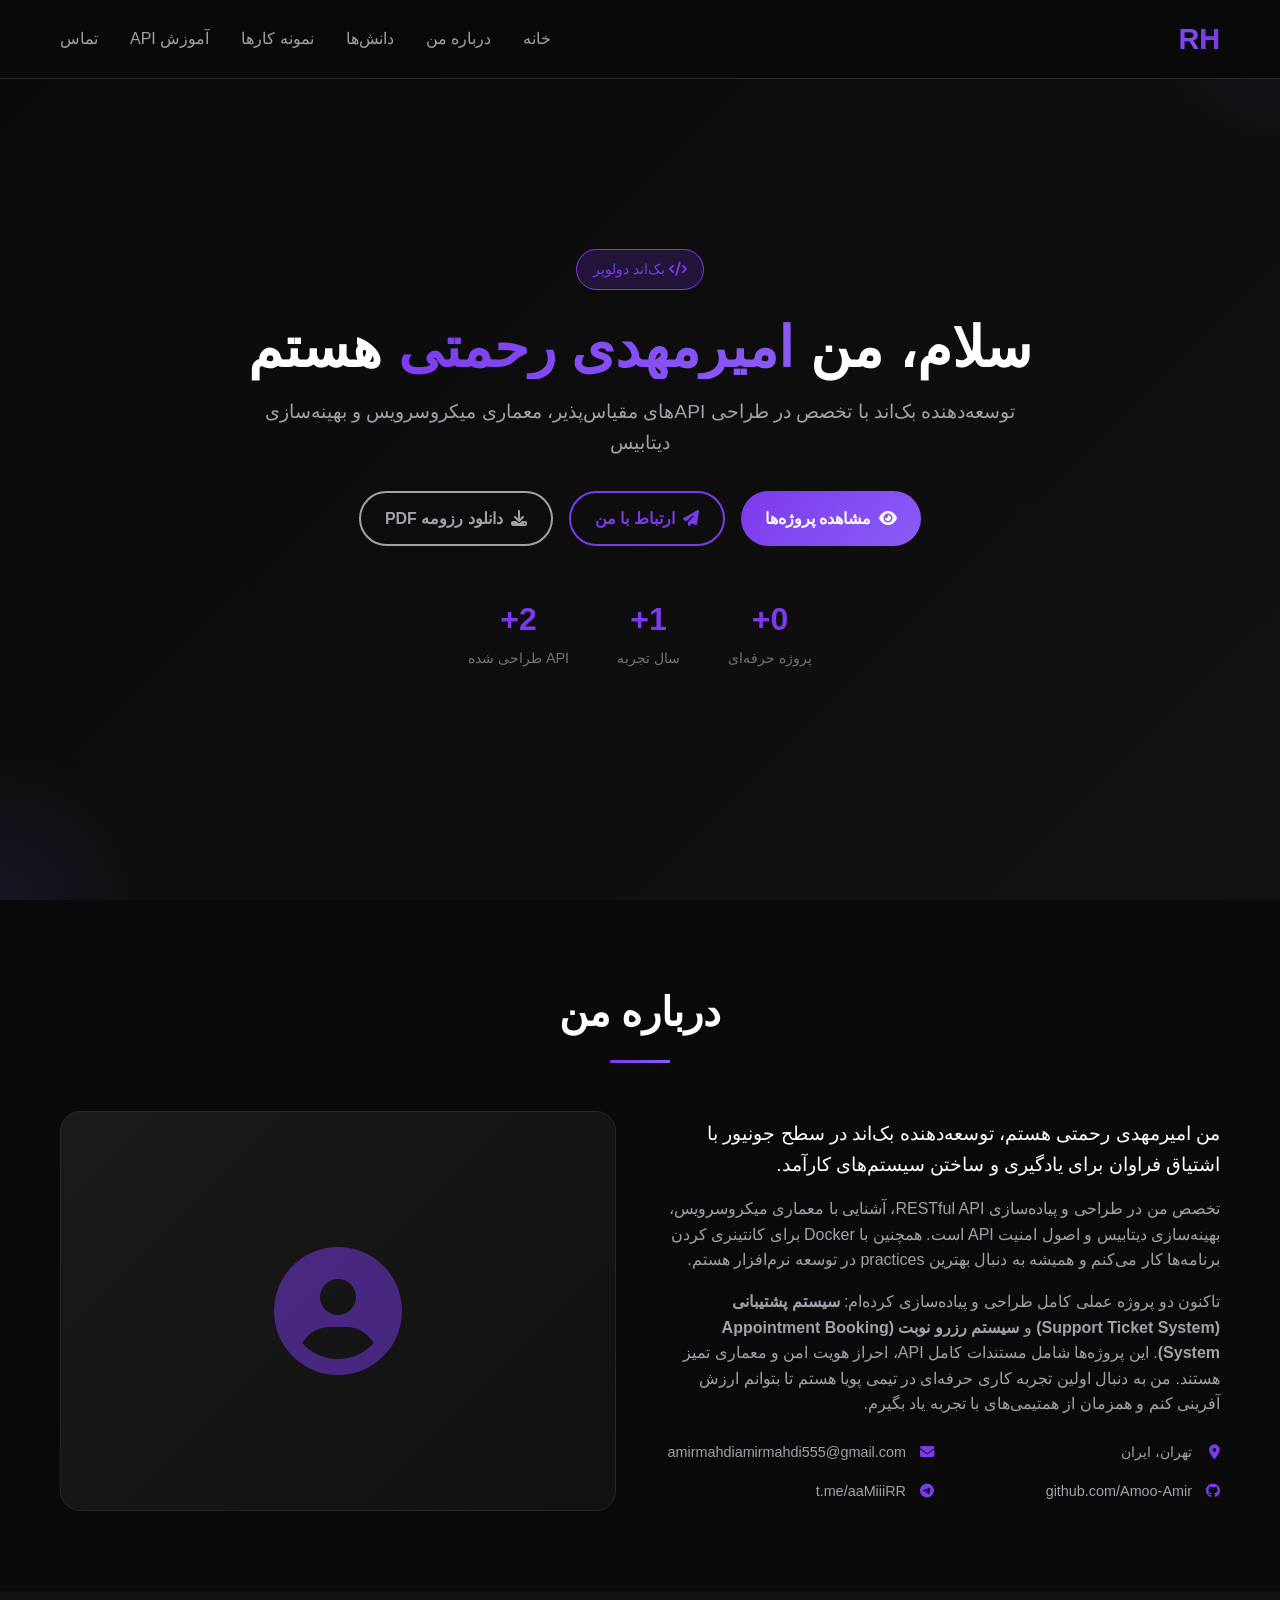
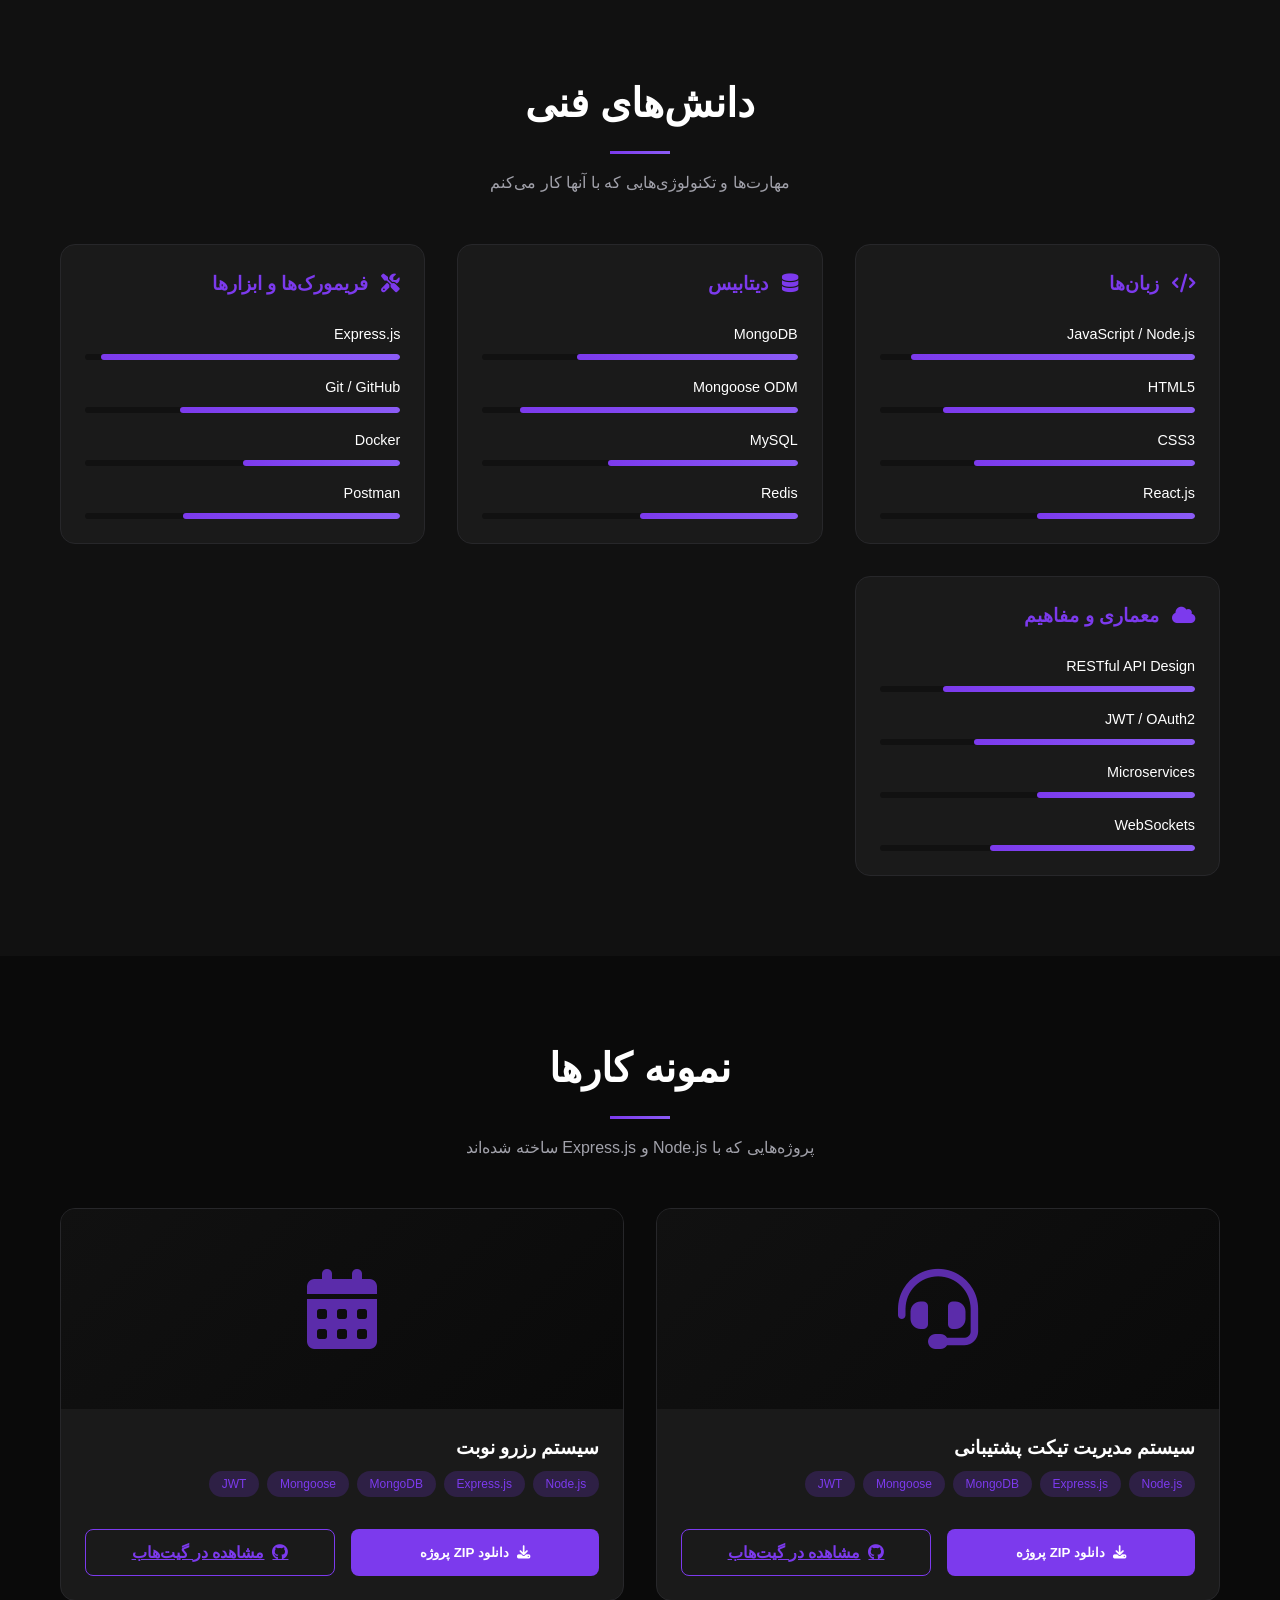
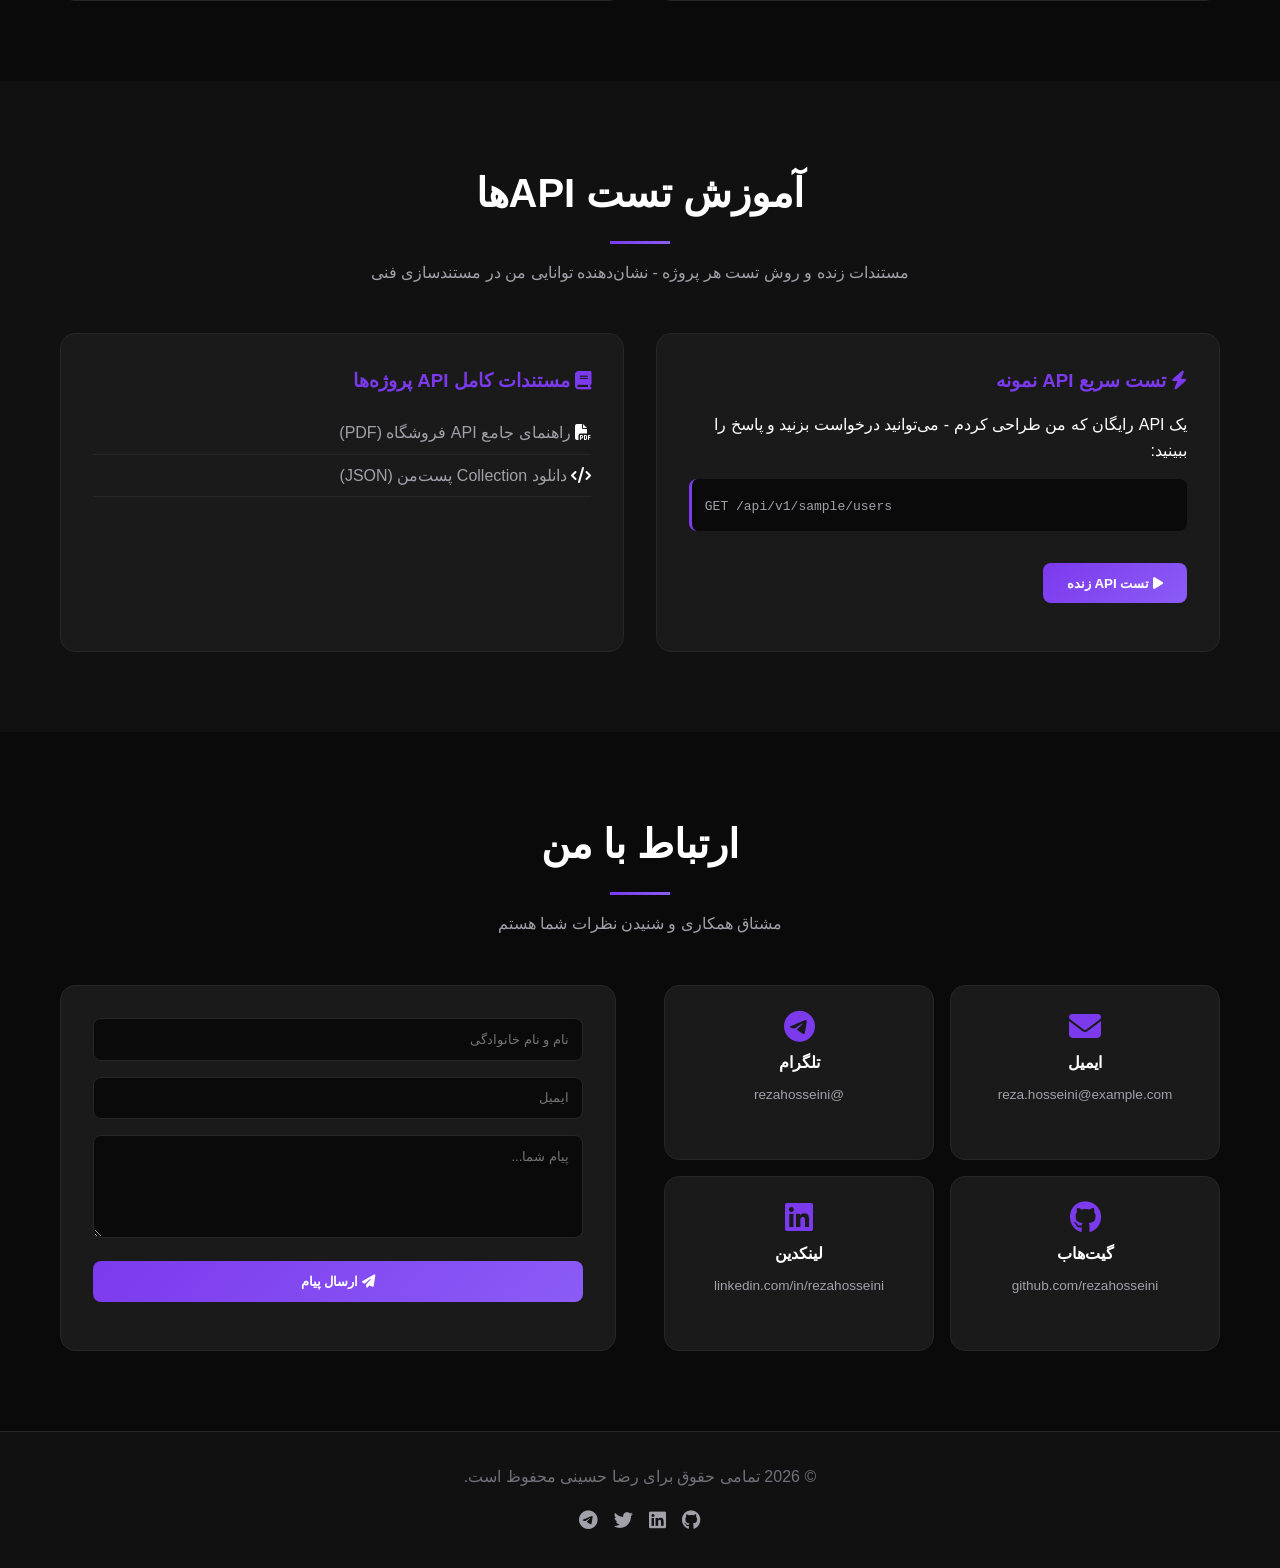
<file: index.html>
<!DOCTYPE html>
<html lang="fa" dir="rtl">
<head>
    <meta charset="UTF-8">
    <meta name="viewport" content="width=device-width, initial-scale=1.0, viewport-fit=cover">
    <title>امیرمهدی رحمتی  | توسعه‌دهنده بک‌اند</title>
    <link rel="stylesheet" href="css/style.css">
    <!-- Font Awesome for icons -->
    <link rel="stylesheet" href="https://cdnjs.cloudflare.com/ajax/libs/font-awesome/6.5.1/css/all.min.css">  
</head>
<body>
    <!-- Navigation -->
    <nav class="navbar">
        <div class="nav-container">
            <div class="logo">R<span class="logo-highlight">H</span></div>
            <ul class="nav-links">
                <li><a href="#home">خانه</a></li>
                <li><a href="#about">درباره من</a></li>
                <li><a href="#skills">دانش‌ها</a></li>
                <li><a href="#projects">نمونه کارها</a></li>
                <li><a href="#api-demo">آموزش API</a></li>
                <li><a href="#contact">تماس</a></li>
            </ul>
            <div class="menu-toggle">
                <i class="fas fa-bars"></i>
            </div>
        </div>
    </nav>

    <!-- Hero Section -->
    <section id="home" class="hero">
        <div class="hero-content">
            <div class="hero-badge">
                <i class="fas fa-code"></i> بک‌اند دولوپر
            </div>
            <h1 class="hero-title">
                سلام، من <span class="gradient-text">امیرمهدی رحمتی</span> هستم
            </h1>
            <p class="hero-desc">
                توسعه‌دهنده بک‌اند با تخصص در طراحی APIهای مقیاس‌پذیر، معماری میکروسرویس و بهینه‌سازی دیتابیس
            </p>
            <div class="hero-buttons">
                <a href="#projects" class="btn btn-primary">
                    <i class="fas fa-eye"></i> مشاهده پروژه‌ها
                </a>
                <a href="#contact" class="btn btn-secondary">
                    <i class="fas fa-paper-plane"></i> ارتباط با من
                </a>
                <button id="downloadResumeBtn" class="btn btn-outline">
                    <i class="fas fa-download"></i> دانلود رزومه PDF
                </button>
            </div>
            <div class="hero-stats">
                <div class="stat">
                    <span class="stat-number">0+</span>
                    <span class="stat-label">پروژه حرفه‌ای</span>
                </div>
                <div class="stat">
                    <span class="stat-number">1+</span>
                    <span class="stat-label">سال تجربه</span>
                </div>
                <div class="stat">
                    <span class="stat-number">2+</span>
                    <span class="stat-label">API طراحی شده</span>
                </div>
            </div>
        </div>
    </section>

    <!-- About Section -->
    <section id="about" class="about">
        <div class="container">
            <div class="section-header">
                <h2 class="section-title">درباره من</h2>
                <div class="section-line"></div>
            </div>
<div class="about-content">
    <div class="about-text">
        <p class="about-intro">
            من امیرمهدی رحمتی هستم، توسعه‌دهنده بک‌اند در سطح جونیور با اشتیاق فراوان برای یادگیری و ساختن سیستم‌های کارآمد.
        </p>
        <p>
            تخصص من در طراحی و پیاده‌سازی RESTful API، آشنایی با معماری میکروسرویس، بهینه‌سازی دیتابیس و اصول امنیت API است. 
            همچنین با Docker برای کانتینری کردن برنامه‌ها کار می‌کنم و همیشه به دنبال بهترین practices در توسعه نرم‌افزار هستم.
        </p>
        <p>
            تاکنون دو پروژه عملی کامل طراحی و پیاده‌سازی کرده‌ام: 
            <strong>سیستم پشتیبانی (Support Ticket System)</strong> و 
            <strong>سیستم رزرو نوبت (Appointment Booking System)</strong>. 
            این پروژه‌ها شامل مستندات کامل API، احراز هویت امن و معماری تمیز هستند. 
            من به دنبال اولین تجربه کاری حرفه‌ای در تیمی پویا هستم تا بتوانم ارزش آفرینی کنم و همزمان از همتیمی‌های با تجربه یاد بگیرم.
        </p>
        <div class="about-info">
            <div class="info-item">
                <i class="fas fa-map-marker-alt"></i>
                <span>تهران، ایران</span>
            </div>
            <div class="info-item">
                <i class="fas fa-envelope"></i>
                <span>amirmahdiamirmahdi555@gmail.com</span>
            </div>
            <div class="info-item">
                <i class="fab fa-github"></i>
                <span>github.com/Amoo-Amir</span>
            </div>
            <div class="info-item">
                <i class="fab fa-telegram"></i>
                <span>t.me/aaMiiiRR</span>
            </div>
        </div>
    </div>
    <div class="about-image">
        <div class="image-placeholder" id="profileImage">
            <i class="fas fa-user-circle"></i>
        </div>
    </div>
</div>
        </div>
    </section>

    <!-- Skills Section -->
    <section id="skills" class="skills">
    <div class="container">
        <div class="section-header">
            <h2 class="section-title">دانش‌های فنی</h2>
            <div class="section-line"></div>
            <p class="section-subtitle">مهارت‌ها و تکنولوژی‌هایی که با آنها کار می‌کنم</p>
        </div>
        <div class="skills-grid">
            <!-- زبان‌ها -->
            <div class="skill-category">
                <h3><i class="fas fa-code"></i> زبان‌ها</h3>
                <div class="skill-items">
                    <div class="skill-item">
                        <span>JavaScript / Node.js</span>
                        <div class="skill-bar"><div class="skill-progress" style="width: 90%"></div></div>
                    </div>
                    <div class="skill-item">
                        <span>HTML5</span>
                        <div class="skill-bar"><div class="skill-progress" style="width: 80%"></div></div>
                    </div>
                    <div class="skill-item">
                        <span>CSS3</span>
                        <div class="skill-bar"><div class="skill-progress" style="width: 70%"></div></div>
                    </div>
                    <div class="skill-item">
                        <span>React.js</span>
                        <div class="skill-bar"><div class="skill-progress" style="width: 50%"></div></div>
                    </div>
                </div>
            </div>
            
            <!-- دیتابیس‌ها -->
            <div class="skill-category">
                <h3><i class="fas fa-database"></i> دیتابیس</h3>
                <div class="skill-items">
                    <div class="skill-item">
                        <span>MongoDB</span>
                        <div class="skill-bar"><div class="skill-progress" style="width: 70%"></div></div>
                    </div>
                    <div class="skill-item">
                        <span>Mongoose ODM</span>
                        <div class="skill-bar"><div class="skill-progress" style="width: 88%"></div></div>
                    </div>
                    <div class="skill-item">
                        <span>MySQL</span>
                        <div class="skill-bar"><div class="skill-progress" style="width: 60%"></div></div>
                    </div>
                    <div class="skill-item">
                        <span>Redis</span>
                        <div class="skill-bar"><div class="skill-progress" style="width: 50%"></div></div>
                    </div>
                </div>
            </div>
            
            <!-- فریمورک‌ها و ابزارها -->
            <div class="skill-category">
                <h3><i class="fas fa-tools"></i> فریمورک‌ها و ابزارها</h3>
                <div class="skill-items">
                    <div class="skill-item">
                        <span>Express.js</span>
                        <div class="skill-bar"><div class="skill-progress" style="width: 95%"></div></div>
                    </div>
                    <div class="skill-item">
                        <span>Git / GitHub</span>
                        <div class="skill-bar"><div class="skill-progress" style="width: 70%"></div></div>
                    </div>
                    <div class="skill-item">
                        <span>Docker</span>
                        <div class="skill-bar"><div class="skill-progress" style="width: 50%"></div></div>
                    </div>
                    <div class="skill-item">
                        <span>Postman</span>
                        <div class="skill-bar"><div class="skill-progress" style="width: 69%"></div></div>
                    </div>
                </div>
            </div>
            
            <!-- معماری و مفاهیم -->
            <div class="skill-category">
                <h3><i class="fas fa-cloud"></i> معماری و مفاهیم</h3>
                <div class="skill-items">
                    <div class="skill-item">
                        <span>RESTful API Design</span>
                        <div class="skill-bar"><div class="skill-progress" style="width: 80%"></div></div>
                    </div>
                    <div class="skill-item">
                        <span>JWT / OAuth2</span>
                        <div class="skill-bar"><div class="skill-progress" style="width: 70%"></div></div>
                    </div>
                    <div class="skill-item">
                        <span>Microservices</span>
                        <div class="skill-bar"><div class="skill-progress" style="width: 50%"></div></div>
                    </div>
                    <div class="skill-item">
                        <span>WebSockets</span>
                        <div class="skill-bar"><div class="skill-progress" style="width: 65%"></div></div>
                    </div>
                </div>
            </div>
        </div>
    </div>
</section>
    <!-- Projects Section -->
    <section id="projects" class="projects">
    <div class="container">
        <div class="section-header">
            <h2 class="section-title">نمونه کارها</h2>
            <div class="section-line"></div>
            <p class="section-subtitle">پروژه‌هایی که با Node.js و Express.js ساخته شده‌اند</p>
        </div>
        <div class="projects-grid">
            <!-- Project 1: Support Ticket System -->
            <div class="project-card">
                <div class="project-image">
                    <i class="fas fa-headset"></i>
                </div>
                <div class="project-content">
                    <h3>سیستم مدیریت تیکت پشتیبانی</h3>
                    <div class="project-tags">
                        <span>Node.js</span>
                        <span>Express.js</span>
                        <span>MongoDB</span>
                        <span>Mongoose</span>
                        <span>JWT</span>
                    </div>
                    <div class="project-description">
                        <p>API کامل برای ثبت و مدیریت تیکت‌های پشتیبانی. کاربران می‌توانند تیکت ثبت کنند و ادمین‌ها قادر به پاسخ‌دهی و تغییر وضعیت تیکت‌ها هستند.</p>
                        <ul class="project-features">
                            <li>احراز هویت و نقش‌های کاربر/ادمین با JWT</li>
                            <li>رمزنگاری امن رمزعبور با bcrypt</li>
                            <li>مدیریت متغیرهای محیطی با dotenv</li>
                            <li>راه‌اندازی خودکار با nodemon در محیط توسعه</li>
                        </ul>
                    </div>
                    <div class="project-buttons">
                        <button class="btn-download" data-project="support-ticket">
                            <i class="fas fa-download"></i> دانلود ZIP پروژه
                        </button>
                        <a href="https://github.com/Amoo-Amir/Support-ticket-system-" target="_blank" class="btn-demo">
                            <i class="fab fa-github"></i> مشاهده در گیت‌هاب
                        </a>
                    </div>
                </div>
            </div>

            <!-- Project 2: Appointment Booking System -->
            <div class="project-card">
                <div class="project-image">
                    <i class="fas fa-calendar-alt"></i>
                </div>
                <div class="project-content">
                    <h3>سیستم رزرو نوبت</h3>
                    <div class="project-tags">
                        <span>Node.js</span>
                        <span>Express.js</span>
                        <span>MongoDB</span>
                        <span>Mongoose</span>
                        <span>JWT</span>
                    </div>
                    <div class="project-description">
                        <p>API رزرو نوبت که کاربران می‌توانند بر اساس سرویس مورد نظر، زمان‌های خالی را مشاهده و نوبت خود را ثبت کنند.</p>
                        <ul class="project-features">
                            <li>احراز هویت امن با JWT و رمزنگاری bcrypt</li>
                            <li>نمایش زمان‌های خالی بر اساس سرویس انتخاب شده</li>
                            <li>جلوگیری از دابل بوکینگ (عدم تداخل زمانی نوبت‌ها)</li>
                            <li>لغو و ویرایش نوبت‌های ثبت شده</li>
                            <li>دریافت تاریخچه رزروهای هر کاربر</li>
                            <li>اعتبارسنجی داده‌ها با کتابخانه Joi</li>
                        </ul>
                    </div>
                    <div class="project-buttons">
                        <button class="btn-download" data-project="appointment-booking">
                            <i class="fas fa-download"></i> دانلود ZIP پروژه
                        </button>
                        <a href="https://github.com/Amoo-Amir/Appointment-Booking-System" target="_blank" class="btn-demo">
                            <i class="fab fa-github"></i> مشاهده در گیت‌هاب
                        </a>
                    </div>
                </div>
            </div>
        </div>
    </section>
</section>

    <!-- API Demo Section (Extra Awesome Feature) -->
    <section id="api-demo" class="api-demo">
        <div class="container">
            <div class="section-header">
                <h2 class="section-title">آموزش تست APIها</h2>
                <div class="section-line"></div>
                <p class="section-subtitle">مستندات زنده و روش تست هر پروژه - نشان‌دهنده توانایی من در مستندسازی فنی</p>
            </div>
            <div class="api-showcase">
                <div class="api-card" id="apiQuickDemo">
                    <h3><i class="fas fa-bolt"></i> تست سریع API نمونه</h3>
                    <p>یک API رایگان که من طراحی کردم - می‌توانید درخواست بزنید و پاسخ را ببینید:</p>
                    <div class="api-endpoint">
                        <code>GET /api/v1/sample/users</code>
                    </div>
                    <button id="testApiBtn" class="btn-test-api">
                        <i class="fas fa-play"></i> تست API زنده
                    </button>
                    <div id="apiResponse" class="api-response" style="display:none;">
                        <pre><code id="responseContent"></code></pre>
                    </div>
                </div>
                <div class="api-links">
                    <h3><i class="fas fa-book"></i> مستندات کامل API پروژه‌ها</h3>
                    <ul>
                        <li><i class="fas fa-file-pdf"></i> <a href="downloads/sample-api-doc.pdf" download>راهنمای جامع API فروشگاه (PDF)</a></li>
                        <li><i class="fas fa-code"></i> <a href="#" id="postmanCollectionLink">دانلود Collection پست‌من (JSON)</a></li>
                    </ul>
                </div>
            </div>
        </div>
    </section>

    <!-- Contact Section -->
    <section id="contact" class="contact">
        <div class="container">
            <div class="section-header">
                <h2 class="section-title">ارتباط با من</h2>
                <div class="section-line"></div>
                <p class="section-subtitle">مشتاق همکاری و شنیدن نظرات شما هستم</p>
            </div>
            <div class="contact-wrapper">
                <div class="contact-info">
                    <div class="contact-card">
                        <i class="fas fa-envelope"></i>
                        <h4>ایمیل</h4>
                        <p>reza.hosseini@example.com</p>
                    </div>
                    <div class="contact-card">
                        <i class="fab fa-telegram"></i>
                        <h4>تلگرام</h4>
                        <p>@rezahosseini</p>
                    </div>
                    <div class="contact-card">
                        <i class="fab fa-github"></i>
                        <h4>گیت‌هاب</h4>
                        <p>github.com/rezahosseini</p>
                    </div>
                    <div class="contact-card">
                        <i class="fab fa-linkedin"></i>
                        <h4>لینکدین</h4>
                        <p>linkedin.com/in/rezahosseini</p>
                    </div>
                </div>
                <form class="contact-form" id="contactForm">
                    <input type="text" placeholder="نام و نام خانوادگی" required>
                    <input type="email" placeholder="ایمیل" required>
                    <textarea rows="5" placeholder="پیام شما..."></textarea>
                    <button type="submit" class="btn-submit">
                        <i class="fas fa-paper-plane"></i> ارسال پیام
                    </button>
                    <div class="form-message"></div>
                </form>
            </div>
        </div>
    </section>

    <!-- Footer -->
    <footer class="footer">
        <div class="container">
            <p>&copy; 2026 تمامی حقوق برای رضا حسینی محفوظ است.</p>
            <div class="footer-social">
                <a href="#"><i class="fab fa-github"></i></a>
                <a href="#"><i class="fab fa-linkedin"></i></a>
                <a href="#"><i class="fab fa-twitter"></i></a>
                <a href="#"><i class="fab fa-telegram"></i></a>
            </div>
        </div>
    </footer>

    <script src="js/main.js"></script>
</body>
</html>
</file>
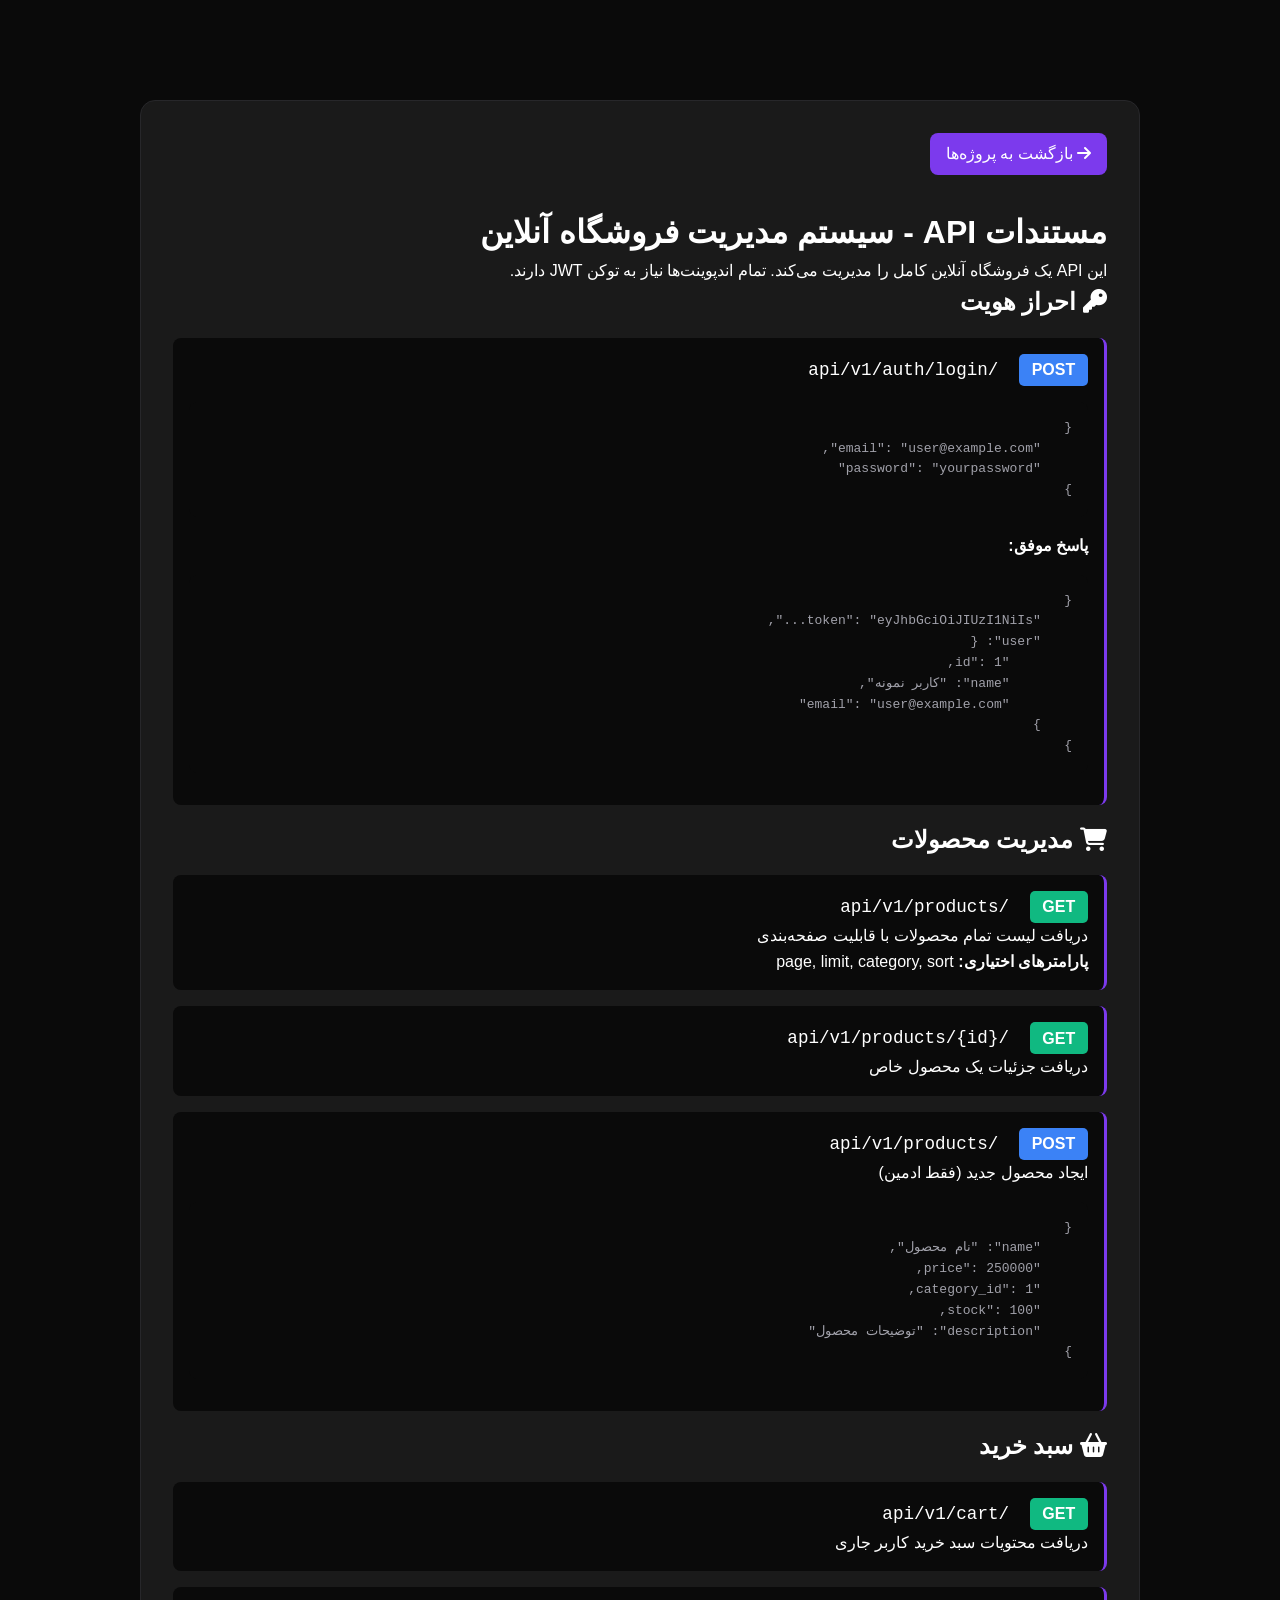
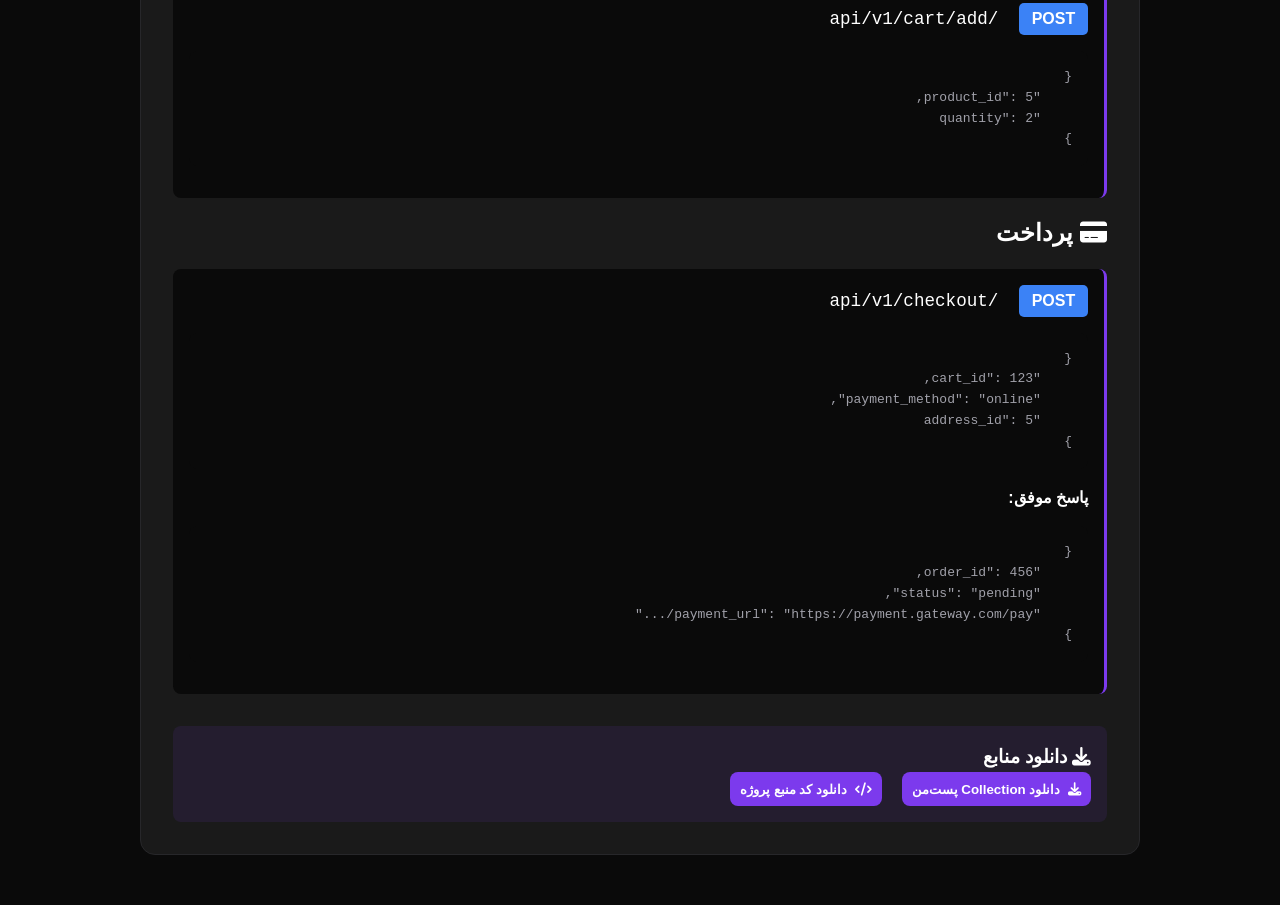
<file: projects/project1-detail.html>
<!DOCTYPE html>
<html lang="fa" dir="rtl">
<head>
    <meta charset="UTF-8">
    <meta name="viewport" content="width=device-width, initial-scale=1.0">
    <title>جزئیات API - سیستم مدیریت فروشگاه</title>
    <link rel="stylesheet" href="../css/style.css">
    <link rel="stylesheet" href="https://cdnjs.cloudflare.com/ajax/libs/font-awesome/6.5.1/css/all.min.css">
    <style>
        .api-docs {
            max-width: 1000px;
            margin: 100px auto 50px;
            padding: 2rem;
            background: var(--bg-card);
            border-radius: 15px;
            border: 1px solid var(--border-color);
        }
        .api-endpoint-detail {
            background: var(--bg-primary);
            padding: 1rem;
            margin: 1rem 0;
            border-radius: 8px;
            border-right: 3px solid var(--purple-primary);
        }
        .method {
            display: inline-block;
            padding: 0.2rem 0.8rem;
            border-radius: 5px;
            font-weight: bold;
            margin-left: 1rem;
        }
        .method.get { background: #10B981; color: white; }
        .method.post { background: #3B82F6; color: white; }
        .method.put { background: #F59E0B; color: white; }
        .method.delete { background: #EF4444; color: white; }
        .endpoint-path {
            font-family: monospace;
            font-size: 1.1rem;
            color: var(--text-primary);
        }
        pre {
            background: var(--bg-primary);
            padding: 1rem;
            border-radius: 8px;
            overflow-x: auto;
            margin: 1rem 0;
        }
        code {
            color: var(--text-secondary);
        }
        .back-button {
            display: inline-block;
            margin-bottom: 2rem;
            padding: 0.5rem 1rem;
            background: var(--purple-primary);
            color: white;
            text-decoration: none;
            border-radius: 8px;
        }
    </style>
</head>
<body>
    <div class="api-docs">
        <a href="../index.html#projects" class="back-button">
            <i class="fas fa-arrow-right"></i> بازگشت به پروژه‌ها
        </a>
        
        <h1>مستندات API - سیستم مدیریت فروشگاه آنلاین</h1>
        <p>این API یک فروشگاه آنلاین کامل را مدیریت می‌کند. تمام اندپوینت‌ها نیاز به توکن JWT دارند.</p>
        
        <h2><i class="fas fa-key"></i> احراز هویت</h2>
        <div class="api-endpoint-detail">
            <span class="method post">POST</span>
            <span class="endpoint-path">/api/v1/auth/login</span>
            <pre><code>{
    "email": "user@example.com",
    "password": "yourpassword"
}</code></pre>
            <p><strong>پاسخ موفق:</strong></p>
            <pre><code>{
    "token": "eyJhbGciOiJIUzI1NiIs...",
    "user": {
        "id": 1,
        "name": "کاربر نمونه",
        "email": "user@example.com"
    }
}</code></pre>
        </div>
        
        <h2><i class="fas fa-shopping-cart"></i> مدیریت محصولات</h2>
        <div class="api-endpoint-detail">
            <span class="method get">GET</span>
            <span class="endpoint-path">/api/v1/products</span>
            <p>دریافت لیست تمام محصولات با قابلیت صفحه‌بندی</p>
            <p><strong>پارامترهای اختیاری:</strong> page, limit, category, sort</p>
        </div>
        
        <div class="api-endpoint-detail">
            <span class="method get">GET</span>
            <span class="endpoint-path">/api/v1/products/{id}</span>
            <p>دریافت جزئیات یک محصول خاص</p>
        </div>
        
        <div class="api-endpoint-detail">
            <span class="method post">POST</span>
            <span class="endpoint-path">/api/v1/products</span>
            <p>ایجاد محصول جدید (فقط ادمین)</p>
            <pre><code>{
    "name": "نام محصول",
    "price": 250000,
    "category_id": 1,
    "stock": 100,
    "description": "توضیحات محصول"
}</code></pre>
        </div>
        
        <h2><i class="fas fa-shopping-basket"></i> سبد خرید</h2>
        <div class="api-endpoint-detail">
            <span class="method get">GET</span>
            <span class="endpoint-path">/api/v1/cart</span>
            <p>دریافت محتویات سبد خرید کاربر جاری</p>
        </div>
        
        <div class="api-endpoint-detail">
            <span class="method post">POST</span>
            <span class="endpoint-path">/api/v1/cart/add</span>
            <pre><code>{
    "product_id": 5,
    "quantity": 2
}</code></pre>
        </div>
        
        <h2><i class="fas fa-credit-card"></i> پرداخت</h2>
        <div class="api-endpoint-detail">
            <span class="method post">POST</span>
            <span class="endpoint-path">/api/v1/checkout</span>
            <pre><code>{
    "cart_id": 123,
    "payment_method": "online",
    "address_id": 5
}</code></pre>
            <p><strong>پاسخ موفق:</strong></p>
            <pre><code>{
    "order_id": 456,
    "status": "pending",
    "payment_url": "https://payment.gateway.com/pay/..."
}</code></pre>
        </div>
        
        <div style="margin-top: 2rem; padding: 1rem; background: rgba(124, 58, 237, 0.1); border-radius: 8px;">
            <h3><i class="fas fa-download"></i> دانلود منابع</h3>
            <button class="btn-download" onclick="downloadPostman()">
                <i class="fas fa-download"></i> دانلود Collection پست‌من
            </button>
            <button class="btn-download" style="margin-right: 1rem;" onclick="downloadSource()">
                <i class="fas fa-code"></i> دانلود کد منبع پروژه
            </button>
        </div>
    </div>
    
    <script>
        function downloadPostman() {
            alert('فایل Postman Collection دانلود می‌شود...');
        }
        
        function downloadSource() {
            alert('فایل ZIP کد منبع پروژه دانلود می‌شود...');
        }
    </script>
</body>
</html>
</file>
<file: css/style.css>
/* Reset and Base Styles */
:root {
    --bg-primary: #0A0A0A;
    --bg-secondary: #111111;
    --bg-card: #1A1A1A;
    --purple-primary: #7C3AED;
    --purple-secondary: #8B5CF6;
    --purple-glow: #A855F7;
    --text-primary: #FFFFFF;
    --text-secondary: #A1A1AA;
    --text-muted: #71717A;
    --border-color: #27272A;
    --success: #10B981;
    --error: #EF4444;
    --transition: all 0.3s ease;
}

* {
    margin: 0;
    padding: 0;
    box-sizing: border-box;
}

body {
    font-family: 'Segoe UI', Tahoma, Geneva, Verdana, sans-serif;
    background-color: var(--bg-primary);
    color: var(--text-primary);
    line-height: 1.6;
    direction: rtl;
    overflow-x: hidden;
}

.container {
    max-width: 1200px;
    margin: 0 auto;
    padding: 0 20px;
}

/* Scrollbar Styling */
::-webkit-scrollbar {
    width: 10px;
}

::-webkit-scrollbar-track {
    background: var(--bg-secondary);
}

::-webkit-scrollbar-thumb {
    background: var(--purple-primary);
    border-radius: 5px;
}

::-webkit-scrollbar-thumb:hover {
    background: var(--purple-secondary);
}

/* Navigation */
.navbar {
    position: fixed;
    top: 0;
    width: 100%;
    background: rgba(10, 10, 10, 0.95);
    backdrop-filter: blur(10px);
    z-index: 1000;
    border-bottom: 1px solid var(--border-color);
}

.nav-container {
    max-width: 1200px;
    margin: 0 auto;
    padding: 1rem 20px;
    display: flex;
    justify-content: space-between;
    align-items: center;
}

.logo {
    font-size: 1.8rem;
    font-weight: bold;
    background: linear-gradient(135deg, var(--purple-primary), var(--purple-secondary));
    -webkit-background-clip: text;
    background-clip: text;
    color: transparent;
}

.logo-highlight {
    color: var(--purple-primary);
    background: none;
    -webkit-background-clip: unset;
    background-clip: unset;
}

.nav-links {
    display: flex;
    list-style: none;
    gap: 2rem;
}

.nav-links a {
    color: var(--text-secondary);
    text-decoration: none;
    transition: var(--transition);
    font-weight: 500;
}

.nav-links a:hover {
    color: var(--purple-primary);
}

.menu-toggle {
    display: none;
    font-size: 1.5rem;
    cursor: pointer;
}

/* Hero Section */
.hero {
    min-height: 100vh;
    display: flex;
    align-items: center;
    justify-content: center;
    padding: 100px 20px 80px;
    background: linear-gradient(135deg, var(--bg-primary) 0%, var(--bg-secondary) 100%);
    position: relative;
    overflow: hidden;
}

.hero::before {
    content: '';
    position: absolute;
    width: 300px;
    height: 300px;
    background: radial-gradient(circle, var(--purple-primary) 0%, transparent 70%);
    opacity: 0.1;
    top: -150px;
    right: -150px;
}

.hero::after {
    content: '';
    position: absolute;
    width: 300px;
    height: 300px;
    background: radial-gradient(circle, var(--purple-secondary) 0%, transparent 70%);
    opacity: 0.1;
    bottom: -150px;
    left: -150px;
}

.hero-content {
    text-align: center;
    z-index: 1;
    max-width: 800px;
}

.hero-badge {
    display: inline-block;
    background: rgba(124, 58, 237, 0.2);
    border: 1px solid var(--purple-primary);
    padding: 0.5rem 1rem;
    border-radius: 50px;
    font-size: 0.9rem;
    color: var(--purple-primary);
    margin-bottom: 1.5rem;
}

.hero-title {
    font-size: 3.5rem;
    margin-bottom: 1rem;
    line-height: 1.2;
}

.gradient-text {
    background: linear-gradient(135deg, var(--purple-primary), var(--purple-secondary));
    -webkit-background-clip: text;
    background-clip: text;
    color: transparent;
}

.hero-desc {
    font-size: 1.2rem;
    color: var(--text-secondary);
    margin-bottom: 2rem;
}

.hero-buttons {
    display: flex;
    gap: 1rem;
    justify-content: center;
    margin-bottom: 3rem;
    flex-wrap: wrap;
}

.btn {
    padding: 0.8rem 1.5rem;
    border-radius: 50px;
    text-decoration: none;
    font-weight: 600;
    transition: var(--transition);
    cursor: pointer;
    border: none;
    font-size: 1rem;
    display: inline-flex;
    align-items: center;
    gap: 0.5rem;
}

.btn-primary {
    background: linear-gradient(135deg, var(--purple-primary), var(--purple-secondary));
    color: white;
}

.btn-primary:hover {
    transform: translateY(-2px);
    box-shadow: 0 5px 20px rgba(124, 58, 237, 0.4);
}

.btn-secondary {
    background: transparent;
    border: 2px solid var(--purple-primary);
    color: var(--purple-primary);
}

.btn-secondary:hover {
    background: var(--purple-primary);
    color: white;
}

.btn-outline {
    background: transparent;
    border: 2px solid var(--text-secondary);
    color: var(--text-secondary);
}

.btn-outline:hover {
    border-color: var(--purple-primary);
    color: var(--purple-primary);
}

.hero-stats {
    display: flex;
    justify-content: center;
    gap: 3rem;
}

.stat {
    text-align: center;
}

.stat-number {
    display: block;
    font-size: 2rem;
    font-weight: bold;
    color: var(--purple-primary);
}

.stat-label {
    font-size: 0.9rem;
    color: var(--text-muted);
}

/* Section Styles */
section {
    padding: 80px 0;
}

.section-header {
    text-align: center;
    margin-bottom: 3rem;
}

.section-title {
    font-size: 2.5rem;
    margin-bottom: 1rem;
}

.section-line {
    width: 60px;
    height: 3px;
    background: linear-gradient(90deg, var(--purple-primary), var(--purple-secondary));
    margin: 0 auto;
}

.section-subtitle {
    color: var(--text-secondary);
    margin-top: 1rem;
}

/* About Section */
.about-content {
    display: grid;
    grid-template-columns: 1fr 1fr;
    gap: 3rem;
    align-items: center;
}

.about-text p {
    margin-bottom: 1rem;
    color: var(--text-secondary);
}

.about-intro {
    font-size: 1.2rem;
    color: var(--text-primary) !important;
    font-weight: 500;
}

.about-info {
    margin-top: 1.5rem;
    display: grid;
    grid-template-columns: repeat(2, 1fr);
    gap: 1rem;
}

.info-item {
    display: flex;
    align-items: center;
    gap: 0.5rem;
    color: var(--text-secondary);
    font-size: 0.9rem;
}

.info-item i {
    color: var(--purple-primary);
    width: 20px;
}

.image-placeholder {
    width: 100%;
    height: 400px;
    background: linear-gradient(135deg, var(--bg-card), var(--bg-secondary));
    border-radius: 20px;
    display: flex;
    align-items: center;
    justify-content: center;
    border: 1px solid var(--border-color);
}

.image-placeholder i {
    font-size: 8rem;
    color: var(--purple-primary);
    opacity: 0.5;
}

/* Skills Section */
.skills {
    background: var(--bg-secondary);
}

.skills-grid {
    display: grid;
    grid-template-columns: repeat(auto-fit, minmax(300px, 1fr));
    gap: 2rem;
}

.skill-category {
    background: var(--bg-card);
    padding: 1.5rem;
    border-radius: 15px;
    border: 1px solid var(--border-color);
    transition: var(--transition);
}

.skill-category:hover {
    transform: translateY(-5px);
    border-color: var(--purple-primary);
}

.skill-category h3 {
    margin-bottom: 1.5rem;
    color: var(--purple-primary);
}

.skill-category h3 i {
    margin-left: 0.5rem;
}

.skill-items {
    display: flex;
    flex-direction: column;
    gap: 1rem;
}

.skill-item {
    display: flex;
    flex-direction: column;
    gap: 0.5rem;
}

.skill-item span:first-child {
    font-size: 0.9rem;
}

.skill-bar {
    height: 6px;
    background: var(--bg-secondary);
    border-radius: 3px;
    overflow: hidden;
}

.skill-progress {
    height: 100%;
    background: linear-gradient(90deg, var(--purple-primary), var(--purple-secondary));
    border-radius: 3px;
    transition: width 1s ease;
}

/* Projects Section */
.projects-grid {
    display: grid;
    grid-template-columns: repeat(auto-fit, minmax(350px, 1fr));
    gap: 2rem;
}

.project-card {
    background: var(--bg-card);
    border-radius: 15px;
    overflow: hidden;
    border: 1px solid var(--border-color);
    transition: var(--transition);
    cursor: pointer;
}

.project-card:hover {
    transform: translateY(-10px);
    border-color: var(--purple-primary);
    box-shadow: 0 10px 30px rgba(124, 58, 237, 0.2);
}

.project-image {
    height: 200px;
    background: linear-gradient(135deg, var(--bg-secondary), var(--bg-primary));
    display: flex;
    align-items: center;
    justify-content: center;
}

.project-image i {
    font-size: 5rem;
    color: var(--purple-primary);
    opacity: 0.7;
}

.project-content {
    padding: 1.5rem;
}

.project-content h3 {
    margin-bottom: 0.5rem;
}

.project-tags {
    display: flex;
    flex-wrap: wrap;
    gap: 0.5rem;
    margin-bottom: 1rem;
}

.project-tags span {
    background: rgba(124, 58, 237, 0.2);
    color: var(--purple-primary);
    padding: 0.2rem 0.8rem;
    border-radius: 20px;
    font-size: 0.75rem;
}

.project-description {
    max-height: 0;
    overflow: hidden;
    transition: max-height 0.5s ease;
    margin-bottom: 1rem;
}

.project-card:hover .project-description {
    max-height: 300px;
}

.project-description p {
    color: var(--text-secondary);
    font-size: 0.9rem;
    margin-bottom: 0.5rem;
}

.project-features {
    list-style: none;
    margin-top: 0.5rem;
}

.project-features li {
    color: var(--text-muted);
    font-size: 0.85rem;
    padding: 0.2rem 0;
    padding-right: 1rem;
    position: relative;
}

.project-features li::before {
    content: '▹';
    position: absolute;
    right: 0;
    color: var(--purple-primary);
}

.project-buttons {
    display: flex;
    gap: 1rem;
    margin-top: 1rem;
}

.btn-download, .btn-demo {
    flex: 1;
    padding: 0.6rem;
    border: none;
    border-radius: 8px;
    cursor: pointer;
    font-weight: 600;
    transition: var(--transition);
    display: inline-flex;
    align-items: center;
    justify-content: center;
    gap: 0.5rem;
}

.btn-download {
    background: var(--purple-primary);
    color: white;
}

.btn-download:hover {
    background: var(--purple-secondary);
}

.btn-demo {
    background: transparent;
    border: 1px solid var(--purple-primary);
    color: var(--purple-primary);
}

.btn-demo:hover {
    background: var(--purple-primary);
    color: white;
}

/* API Demo Section */
.api-demo {
    background: var(--bg-secondary);
}

.api-showcase {
    display: grid;
    grid-template-columns: 1fr 1fr;
    gap: 2rem;
}

.api-card, .api-links {
    background: var(--bg-card);
    padding: 2rem;
    border-radius: 15px;
    border: 1px solid var(--border-color);
}

.api-card h3, .api-links h3 {
    margin-bottom: 1rem;
    color: var(--purple-primary);
}

.api-endpoint {
    background: var(--bg-primary);
    padding: 0.8rem;
    border-radius: 8px;
    margin: 1rem 0;
    border-left: 3px solid var(--purple-primary);
    direction: ltr;
    text-align: left;
}

.api-endpoint code {
    color: var(--text-secondary);
}

.btn-test-api {
    background: linear-gradient(135deg, var(--purple-primary), var(--purple-secondary));
    color: white;
    border: none;
    padding: 0.8rem 1.5rem;
    border-radius: 8px;
    cursor: pointer;
    font-weight: 600;
    margin: 1rem 0;
}

.api-response {
    margin-top: 1rem;
    background: var(--bg-primary);
    padding: 1rem;
    border-radius: 8px;
    border: 1px solid var(--border-color);
}

.api-response pre {
    color: var(--text-secondary);
    overflow-x: auto;
}

.api-links ul {
    list-style: none;
    margin-top: 1rem;
}

.api-links li {
    padding: 0.5rem 0;
    border-bottom: 1px solid var(--border-color);
}

.api-links a {
    color: var(--text-secondary);
    text-decoration: none;
    transition: var(--transition);
}

.api-links a:hover {
    color: var(--purple-primary);
}

/* Contact Section */
.contact-wrapper {
    display: grid;
    grid-template-columns: 1fr 1fr;
    gap: 3rem;
}

.contact-info {
    display: grid;
    grid-template-columns: repeat(auto-fit, minmax(200px, 1fr));
    gap: 1rem;
}

.contact-card {
    background: var(--bg-card);
    padding: 1.5rem;
    border-radius: 15px;
    text-align: center;
    border: 1px solid var(--border-color);
    transition: var(--transition);
}

.contact-card:hover {
    transform: translateY(-5px);
    border-color: var(--purple-primary);
}

.contact-card i {
    font-size: 2rem;
    color: var(--purple-primary);
    margin-bottom: 0.5rem;
}

.contact-card h4 {
    margin-bottom: 0.5rem;
}

.contact-card p {
    color: var(--text-secondary);
    font-size: 0.85rem;
}

.contact-form {
    background: var(--bg-card);
    padding: 2rem;
    border-radius: 15px;
    border: 1px solid var(--border-color);
}

.contact-form input,
.contact-form textarea {
    width: 100%;
    padding: 0.8rem;
    margin-bottom: 1rem;
    background: var(--bg-primary);
    border: 1px solid var(--border-color);
    border-radius: 8px;
    color: var(--text-primary);
    font-family: inherit;
}

.contact-form input:focus,
.contact-form textarea:focus {
    outline: none;
    border-color: var(--purple-primary);
}

.btn-submit {
    width: 100%;
    background: linear-gradient(135deg, var(--purple-primary), var(--purple-secondary));
    color: white;
    border: none;
    padding: 0.8rem;
    border-radius: 8px;
    cursor: pointer;
    font-weight: 600;
    transition: var(--transition);
}

.btn-submit:hover {
    transform: translateY(-2px);
    box-shadow: 0 5px 20px rgba(124, 58, 237, 0.4);
}

.form-message {
    margin-top: 1rem;
    text-align: center;
    font-size: 0.9rem;
}

/* Footer */
.footer {
    background: var(--bg-secondary);
    padding: 2rem 0;
    text-align: center;
    border-top: 1px solid var(--border-color);
}

.footer p {
    color: var(--text-muted);
    margin-bottom: 1rem;
}

.footer-social {
    display: flex;
    justify-content: center;
    gap: 1rem;
}

.footer-social a {
    color: var(--text-secondary);
    font-size: 1.2rem;
    transition: var(--transition);
}

.footer-social a:hover {
    color: var(--purple-primary);
}

/* Responsive Design */
@media (max-width: 768px) {
    .nav-links {
        display: none;
        position: absolute;
        top: 100%;
        left: 0;
        right: 0;
        background: var(--bg-primary);
        flex-direction: column;
        padding: 1rem;
        text-align: center;
        border-bottom: 1px solid var(--border-color);
    }

    .nav-links.active {
        display: flex;
    }

    .menu-toggle {
        display: block;
    }

    .hero-title {
        font-size: 2rem;
    }

    .hero-stats {
        flex-direction: column;
        gap: 1rem;
    }

    .about-content,
    .api-showcase,
    .contact-wrapper {
        grid-template-columns: 1fr;
    }

    .projects-grid {
        grid-template-columns: 1fr;
    }

    .hero-buttons {
        flex-direction: column;
    }

    .btn {
        width: 100%;
        justify-content: center;
    }
}

/* Animations */
@keyframes fadeInUp {
    from {
        opacity: 0;
        transform: translateY(30px);
    }
    to {
        opacity: 1;
        transform: translateY(0);
    }
}

section {
    animation: fadeInUp 0.6s ease-out;
}
</file>
